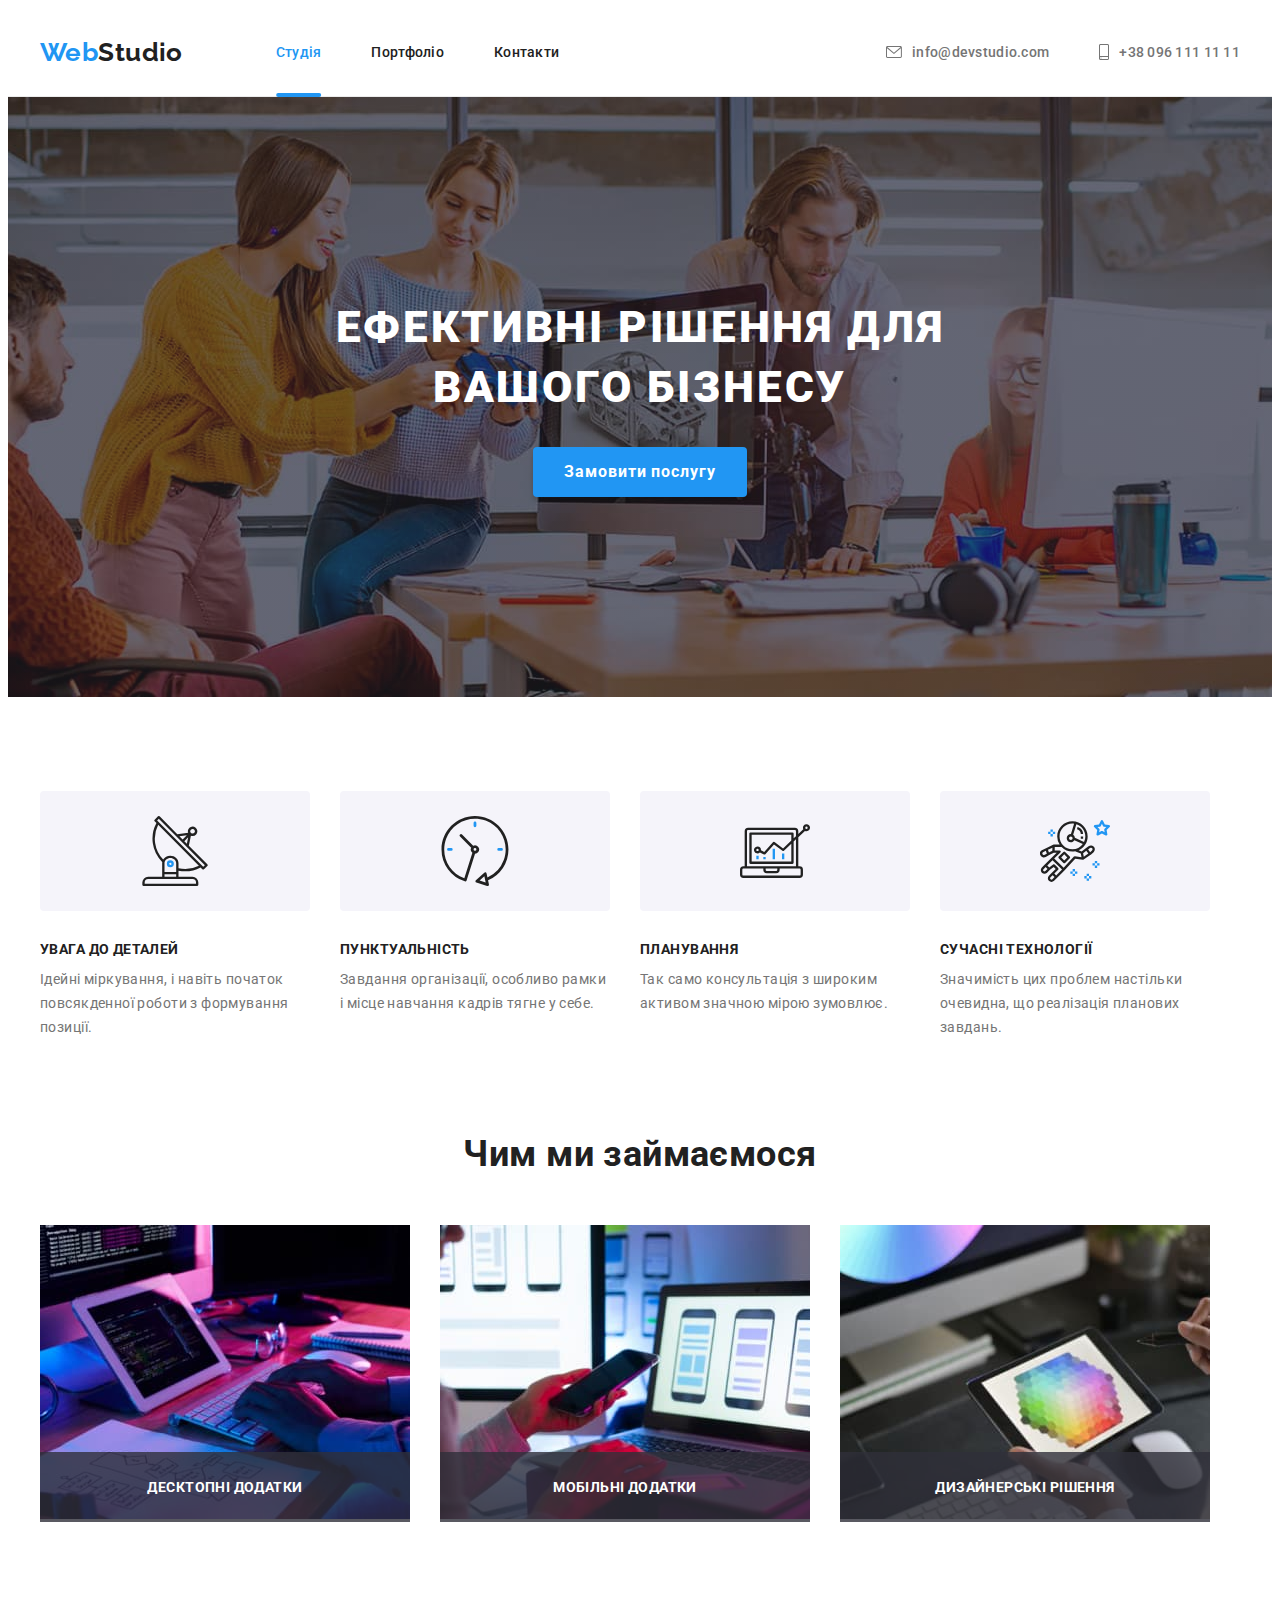
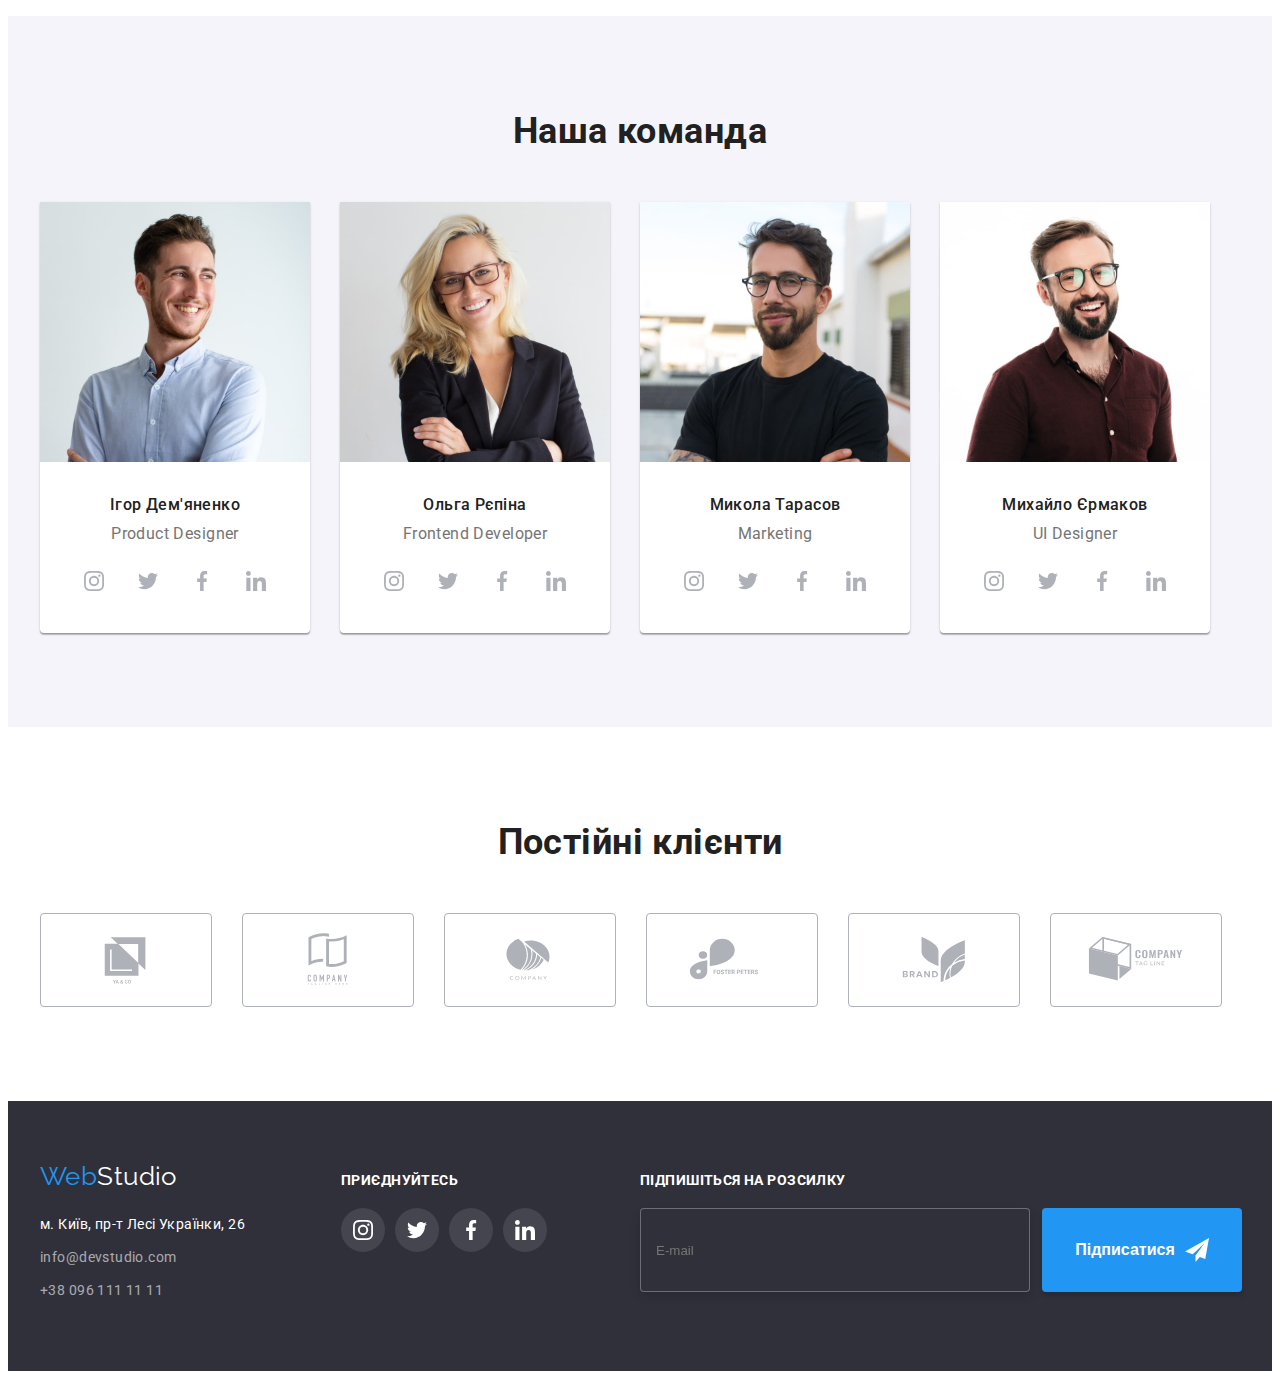
<file: index.html>
<!DOCTYPE html>
<html lang="uk">
  <head>
    <meta charset="UTF-8" />
    <meta http-equiv="X-UA-Compatible" content="IE=edge" />
    <meta name="viewport" content="width=device-width, initial-scale=1.0" />
    <title>WebStudio</title>
    <link rel="preconnect" href="https://fonts.googleapis.com" />
    <link rel="preconnect" href="https://fonts.gstatic.com" crossorigin />
    <link
      href="https://fonts.googleapis.com/css2?family=Montserrat:wght@400;500;600&family=Raleway:wght@700&family=Roboto:wght@400;500;700;900&display=swap"
      rel="stylesheet"
    />
    <!---Modern-normalize---->
    <link
      rel="stylesheet"
      href="https://cdnjs.cloudflare.com/ajax/libs/modern-normalize/1.1.0/modern-normalize.min.css"
      integrity="sha512-wpPYUAdjBVSE4KJnH1VR1HeZfpl1ub8YT/NKx4PuQ5NmX2tKuGu6U/JRp5y+Y8XG2tV+wKQpNHVUX03MfMFn9Q=="
      crossorigin="anonymous"
      referrerpolicy="no-referrer"
    />
    <!----Castom styles---->
    <link rel="stylesheet" href="./css/style.css" />
  </head>
  <body>
    <header class="header">
      <div class="header__overlay container">
        <nav class="nav">
          <a class="header__logo link" href="./index.html" >Web<span class="logo__text">Studio</span></a>
          <ul class="nav__list list">
            <li class="nav__item">
              <a href="./index.html" class="nav__link link alert">Студія</a>
            </li>
            <li class="nav-item"><a href="./portfolio.html" class="nav__link link">Портфоліо</a></li>
            <li class="nav-item"><a href="" class="nav__link link">Контакти</a></li>
          </ul>
        </nav>

        <ul class="nav__list list">
          <li>
            <a href="mailto:info@devstudio.com" class="nav__contact link link"
              ><svg class="header__icon" width="16" height="12">
                <use href="./images/icons.svg#icon-envelope-hover"></use></svg
              >info@devstudio.com</a
            >
          </li>
          <li>
            <a href="tel:+380961111111" class="nav__contact link"
              ><svg class="header__icon" width="10" height="16">
                <use href="./images/icons.svg#icon-smartphone"></use></svg
              >+38 096 111 11 11</a
            >
          </li>
        </ul>
      </div>
    </header>
    <main>

      <section class="hero section">
        <div class="container">
          <h1 class="hero__h">Ефективні рішення для вашого бізнесу</h1>
          <button type="button" class="hero__btn" data-modal-open>Замовити послугу</button>
        </div>
      </section>

      <section class="advantage section">
        <div class="container">
          <h2 hidden>особливості</h2>
          <ul class="advantage__list list">
            <li>
              <div class="advantage__svg">
                <svg class="advantage__icon" width="70" height="70">
                  <use href="./images/icons.svg#icon-antenna-1"></use>
                </svg>
              </div>
              <h3 class="advantage__title">УВАГА ДО ДЕТАЛЕЙ</h3>
              <p class="advantage__text">
                Ідейні міркування, і навіть початок повсякденної роботи з формування позиції.
              </p>
            </li>
            <li>
              <div class="advantage__svg">
                <svg class="advantage__icon" width="70" height="70">
                  <use href="./images/icons.svg#icon-clock-1"></use>
                </svg>
              </div>
              <h3 class="advantage__title">ПУНКТУАЛЬНІСТЬ</h3>
              <p class="advantage__text">
                Завдання організації, особливо рамки і місце навчання кадрів тягне у себе.
              </p>
            </li>
            <li>
              <div class="advantage__svg">
                <svg class="advantage__icon" width="70" height="70">
                  <use href="./images/icons.svg#icon-diagram-1"></use>
                </svg>
              </div>
              <h3 class="advantage__title">ПЛАНУВАННЯ</h3>
              <p class="advantage__text">
                Так само консультація з широким активом значною мірою зумовлює.
              </p>
            </li>
            <li>
              <div class="advantage__svg">
                <svg class="advantage__icon" width="70" height="70">
                  <use href="./images/icons.svg#icon-astronaut-1"></use>
                </svg>
              </div>
              <h3 class="advantage__title">СУЧАСНІ ТЕХНОЛОГІЇ</h3>
              <p class="advantage__text">
                Значимість цих проблем настільки очевидна, що реалізація планових завдань.
              </p>
            </li>
          </ul>
        </div>
      </section>

      <section class="developers section">
        <div class="container">
          <h2 class="developers__title">Чим ми займаємося</h2>
          <ul class="developers__list list">
            <li class="developers__item">
              <img src="./images/box1.jpg" alt="фото1комп" width="370" height="294" />
              <div class="developers__overlay">
                <p class="developers__subtitle">Десктопні додатки</p>
              </div>
            </li>
            <li class="developers__item">
              <img src="./images/box2.jpg" alt="фото2комп+телеф" width="370" height="294" />
              <div class="developers__overlay">
                <p class="developers__subtitle">Мобільні додатки</p>
              </div>
            </li>
            <li class="developers__item">
              <img src="./images/box3.jpg" alt="фото3планшет" width="370" height="294" />
              <div class="developers__overlay">
                <p class="developers__subtitle">Дизайнерські рішення</p>
              </div>
            </li>
          </ul>
        </div>
      </section>

      <section class="team section">
        <div class="container">
          <h2 class="team__title">Наша команда</h2>
          <ul class="team__list list">
            <li class="team__itam">
              <img src="./images/img2.jpg" alt="команда1ч" width="270" height="260" />
              <div class="team__overlay">
                <h3 class="team__subtitle">Ігор Дем'яненко</h3>
                <p class="team__text" lang="en">Product Designer</p>
                <ul class="social__list list">
                  <li class="social__item">
                    <a
                      class="social__link link"
                      href=""
                      target="_blank"
                      rel="noopener noreferrer"
                      aria-label="іконка instagram"
                    >
                      <svg class="social__icon" width="20" height="20">
                        <use href="./images/icons.svg#icon-instagram-2"></use>
                      </svg>
                    </a>
                  </li>
                  <li class="social__item">
                    <a
                      class="social__link link"
                      href=""
                      target="_blank"
                      rel="noopener noreferrer"
                      aria-label="іконка twitter"
                    >
                      <svg class="social__icon" width="20" height="20">
                        <use href="./images/icons.svg#icon-twitter-1"></use>
                      </svg>
                    </a>
                  </li>
                  <li class="social__item">
                    <a
                      class="social__link link"
                      href=""
                      target="_blank"
                      rel="noopener noreferrer"
                      aria-label="іконка facebook"
                    >
                      <svg class="social__icon" width="20" height="20">
                        <use href="./images/icons.svg#icon-facebook-1"></use>
                      </svg>
                    </a>
                  </li>
                  <li class="social__item">
                    <a
                      class="social__link link"
                      href=""
                      target="_blank"
                      rel="noopener noreferrer"
                      aria-label="іконка linkedin"
                    >
                      <svg class="social__icon" width="20" height="20">
                        <use href="./images/icons.svg#icon-linkedin-1"></use>
                      </svg>
                    </a>
                  </li>
                </ul>
              </div>
            </li>
            <li class="team__itam">
              <img src="./images/img1.jpg" alt="комана2ж" width="270" height="260" />
              <div class="team__overlay">
                <h3 class="team__subtitle">Ольга Рєпіна</h3>
                <p class="team__text" lang="en">Frontend Developer</p>
                <ul class="social__list list">
                  <li class="social__item">
                    <a
                      class="social__link link"
                      href=""
                      target="_blank"
                      rel="noopener noreferrer"
                      aria-label="іконка instagram"
                    >
                      <svg class="social__icon" width="20" height="20">
                        <use href="./images/icons.svg#icon-instagram-2"></use>
                      </svg>
                    </a>
                  </li>
                  <li class="social__item">
                    <a
                      class="social__link link"
                      href=""
                      target="_blank"
                      rel="noopener noreferrer"
                      aria-label="іконка twitter"
                    >
                      <svg class="social__icon" width="20" height="20">
                        <use href="./images/icons.svg#icon-twitter-1"></use>
                      </svg>
                    </a>
                  </li>
                  <li class="social__item">
                    <a
                      class="social__link link"
                      href=""
                      target="_blank"
                      rel="noopener noreferrer"
                      aria-label="іконка facebook"
                    >
                      <svg class="social__icon" width="20" height="20">
                        <use href="./images/icons.svg#icon-facebook-1"></use>
                      </svg>
                    </a>
                  </li>
                  <li class="social__item">
                    <a
                      class="social__link link"
                      href=""
                      target="_blank"
                      rel="noopener noreferrer"
                      aria-label="іконка linkedin"
                    >
                      <svg class="social__icon" width="20" height="20">
                        <use href="./images/icons.svg#icon-linkedin-1"></use>
                      </svg>
                    </a>
                  </li>
                </ul>
              </div>
            </li>
            <li class="team__itam">
              <img src="./images/img3.jpg" alt="команда3ч" width="270" height="260" />
              <div class="team__overlay">
                <h3 class="team__subtitle">Микола Тарасов</h3>
                <p class="team__text" lang="en">Marketing</p>
                <ul class="social__list list">
                  <li class="social__item">
                    <a
                      class="social__link link"
                      href=""
                      target="_blank"
                      rel="noopener noreferrer"
                      aria-label="іконка instagram"
                    >
                      <svg class="social__icon" width="20" height="20">
                        <use href="./images/icons.svg#icon-instagram-2"></use>
                      </svg>
                    </a>
                  </li>
                  <li class="social__item">
                    <a
                      class="social__link link"
                      href=""
                      target="_blank"
                      rel="noopener noreferrer"
                      aria-label="іконка twitter"
                    >
                      <svg class="social__icon" width="20" height="20">
                        <use href="./images/icons.svg#icon-twitter-1"></use>
                      </svg>
                    </a>
                  </li>
                  <li class="social__item">
                    <a
                      class="social__link link"
                      href=""
                      target="_blank"
                      rel="noopener noreferrer"
                      aria-label="іконка facebook"
                    >
                      <svg class="social__icon" width="20" height="20">
                        <use href="./images/icons.svg#icon-facebook-1"></use>
                      </svg>
                    </a>
                  </li>
                  <li class="social__item">
                    <a
                      class="social__link link"
                      href=""
                      target="_blank"
                      rel="noopener noreferrer"
                      aria-label="іконка linkedin"
                    >
                      <svg class="social__icon" width="20" height="20">
                        <use href="./images/icons.svg#icon-linkedin-1"></use>
                      </svg>
                    </a>
                  </li>
                </ul>
              </div>
            </li>
            <li class="team__itam">
              <img src="./images/img.jpg" alt="команда4ч" width="270" height="260" />
              <div class="team__overlay">
                <h3 class="team__subtitle">Михайло Єрмаков</h3>
                <p class="team__text" lang="en">UI Designer</p>
                <ul class="social__list list">
                  <li class="social-item">
                    <a
                      class="social__link"
                      href=""
                      target="_blank"
                      rel="noopener noreferrer"
                      aria-label="іконка instagram"
                    >
                      <svg class="social__icon" width="20" height="20">
                        <use href="./images/icons.svg#icon-instagram-2"></use>
                      </svg>
                    </a>
                  </li>
                  <li class="social__item">
                    <a
                      class="social__link link"
                      href=""
                      target="_blank"
                      rel="noopener noreferrer"
                      aria-label="іконка twitter"
                    >
                      <svg class="social__icon" width="20" height="20">
                        <use href="./images/icons.svg#icon-twitter-1"></use>
                      </svg>
                    </a>
                  </li>
                  <li class="social__item">
                    <a
                      class="social__link link"
                      href=""
                      target="_blank"
                      rel="noopener noreferrer"
                      aria-label="іконка facebook"
                    >
                      <svg class="social__icon" width="20" height="20">
                        <use href="./images/icons.svg#icon-facebook-1"></use>
                      </svg>
                    </a>
                  </li>
                  <li class="social__item">
                    <a
                      class="social__link link"
                      href=""
                      target="_blank"
                      rel="noopener noreferrer"
                      aria-label="іконка linkedin"
                    >
                      <svg class="social__icon" width="20" height="20">
                        <use href="./images/icons.svg#icon-linkedin-1"></use>
                      </svg>
                    </a>
                  </li>
                </ul>
              </div>
            </li>
          </ul>
        </div>
      </section>
      
      <section class="client">
        <div class="container">
          <h2 class="client__title">Постійні клієнти</h2>
          <ul class="client__list list">
            <li class="client__item">
              <a
                href=""
                class=client__link link"
                target="_blank"
                rel="noopener noreferrer"
                aria-label="іконка YA & CO"
                ><svg class="client__icon" width="106" height="60">
                  <use href="./images/icons.svg#icon-Logo-1"></use></svg
              ></a>
            </li>
            <li class="item">
              <a
                href=""
                class="client__link link"
                target="_blank"
                rel="noopener noreferrer"
                aria-label="іконка company"
                ><svg class="client__icon" width="106" height="60">
                  <use href="./images/icons.svg#icon-Logo-2"></use></svg
              ></a>
            </li>
            <li class="item">
              <a
                href=""
                class="client__link link"
                target="_blank"
                rel="noopener noreferrer"
                aria-label="іконка company"
                ><svg class="client__icon" width="106" height="60">
                  <use href="./images/icons.svg#icon-Logo-3"></use></svg
              ></a>
            </li>
            <li class="item">
              <a
                href=""
                class="client__link link"
                target="_blank"
                rel="noopener noreferrer"
                aria-label="іконка FOSTER PETERS"
                ><svg class="client__icon" width="106" height="60">
                  <use href="./images/icons.svg#icon-Logo-4"></use></svg
              ></a>
            </li>
            <li class="item">
              <a
                href=""
                class="client__link link"
                target="_blank"
                rel="noopener noreferrer"
                aria-label="іконка brand"
                ><svg class="client__icon" width="106" height="60">
                  <use href="./images/icons.svg#icon-Logo-5"></use></svg
              ></a>
            </li>
            <li class="item">
              <a
                href=""
                class="client__link link"
                target="_blank"
                rel="noopener noreferrer"
                aria-label="іконка company"
                ><svg class="client__icon" width="106" height="60">
                  <use href="./images/icons.svg#icon-Logo-6"></use></svg
              ></a>
            </li>
          </ul>
        </div>
      </section>
    </main>

    <footer class="footer">
      <div class="container footer-container">
        <div class="footer-left-container">
          <a class="footer-logo link" href="./index.html"
            >Web<span class="logo-footer">Studio</span></a
          >
          <address>
            <ul class="list list-footer">
              <li class="footre-items">
                <a
                  class="contact-gps link"
                  href="https://www.google.com/maps/place/%D0%B1%D1%83%D0%BB.+%D0%9B%D0%B5%D1%81%D0%B8+%D0%A3%D0%BA%D1%80%D0%B0%D0%B8%D0%BD%D0%BA%D0%B8,+26,+%D0%9A%D0%B8%D0%B5%D0%B2,+02000/@50.4265807,30.5361971,17z/data=!3m1!4b1!4m5!3m4!1s0x40d4cf0e033ecbe9:0x57a4dffefec77da0!8m2!3d50.4265807!4d30.5383858"
                  target="_blank"
                  rel="noopener noreferrer"
                  >м. Київ, пр-т Лесі Українки, 26</a
                >
              </li>
              <li class="footre-items">
                <a href="mailto:info@devstudio.com" class="contact-link link">info@devstudio.com</a>
              </li>
              <li class="footre-items">
                <a href="tel:+380961111111" class="contact-link link">+38 096 111 11 11</a>
              </li>
            </ul>
          </address>
        </div>
        <div class="footer-nav">
          <p class="text">ПРИЄДНУЙТЕСЬ</p>
          <ul class="list footer-social">
            <li class="social-box">
              <a
                class="social-nav link"
                href=""
                target="_blank"
                rel="noopener noreferrer"
                aria-label="іконка instagram"
              >
                <svg class="footer-team-icon" width="20" height="20">
                  <use href="./images/icons.svg#icon-instagram-2"></use>
                </svg>
              </a>
            </li>
            <li class="social-box">
              <a
                class="social-nav link"
                href=""
                target="_blank"
                rel="noopener noreferrer"
                aria-label="іконка twitter"
              >
                <svg class="footer-team-icon" width="20" height="20">
                  <use href="./images/icons.svg#icon-twitter-1"></use>
                </svg>
              </a>
            </li>
            <li class="social-box">
              <a
                class="social-nav link"
                href=""
                target="_blank"
                rel="noopener noreferrer"
                aria-label="іконка facebook"
              >
                <svg class="footer-team-icon" width="20" height="20">
                  <use href="./images/icons.svg#icon-facebook-1"></use>
                </svg>
              </a>
            </li>
            <li class="social-box">
              <a
                class="social-nav link"
                href=""
                target="_blank"
                rel="noopener noreferrer"
                aria-label="іконка linkedin"
              >
                <svg class="footer-team-icon" width="20" height="20">
                  <use href="./images/icons.svg#icon-linkedin-1"></use>
                </svg>
              </a>
            </li>
          </ul>
        </div>
        <div class="footer-form-nav">
          <p class="footer-form-text">Підпишіться на розсилку</p>
          <form class="footer-form-box">
            <input
              class="footer-form-mail"
              type="email"
              name="user_mail"
              id="user_email"
              placeholder="E-mail"
            />
            <button class="footer-form-btn" type="submit">
              Підписатися
              <svg class="footer-form-icon" width="24" height="24">
                <use href="./images/icons.svg#icon-send-fly"></use>
              </svg>
            </button>
          </form>
        </div>
      </div>
    </footer>

    <!---Modal-windov-->
    <div class="backdrop is-hidden" data-modal>
      <div class="modal">
        <button class="modal-btn" data-modal-close>
          <svg class="icon-modal" width="18" height="18">
            <use href="./images/icons.svg#icon-close-black"></use>
          </svg>
        </button>
        <strong class="modal-label">Залиште свої дані, ми вам передзвонимо</strong>
        <form class="modal-form" name="modal_form">
          <div class="modal-form-group" role="group">
            <label class="modal-form-label" for="user_name">Ім'я</label>
            <div class="modal-form-wrapper">
              <input class="modal-form-field" type="text" name="user_name" id="user_name" />
              <svg class="modal-form-icon" width="18" height="18">
                <use href="./images/icons.svg#icon-person-black-18dp-1"></use>
              </svg>
            </div>

            <label class="modal-form-label" for="user_phone">Телефон</label>
            <div class="modal-form-wrapper">
              <input class="modal-form-field" type="tel" name="user_phone" id="user_phone" />
              <svg class="modal-form-icon" width="18" height="18">
                <use href="./images/icons.svg#icon-phone-black-18dp-1"></use>
              </svg>
            </div>

            <label class="modal-form-label" for="user_email">Пошта</label>
            <div class="modal-form-wrapper">
              <input class="modal-form-field" type="email" name="user_email" id="user_email" />
              <svg class="modal-form-icon" width="18" height="18">
                <use href="./images/icons.svg#icon-email-black-18dp-1"></use>
              </svg>
            </div>

            <label class="modal-form-label" for="user_message">Коментар</label>
            <textarea
              class="modal-form-message"
              name="user_message"
              id="user_message"
              rows="6"
              placeholder="Введіть текст"
            ></textarea>
          </div>

          <div class="modal-form-agreement" role="group">
            <input
              class="modal-form-checkbox"
              type="checkbox"
              name="user_agreemen"
              id="user_agreement"
            />
            <label class="modal-form-agreement-desc" for="user_agreement"
              >Погоджуюся з розсилкою та приймаю
              <a class="modal-form-agreement-link" href=""> Умови договору</a></label
            >
          </div>
          <button class="modal-form-btn" type="submit">Відправити</button>
        </form>
      </div>
    </div>
    <script src="./js/modal.js"></script>
  </body>
</html>
</file>
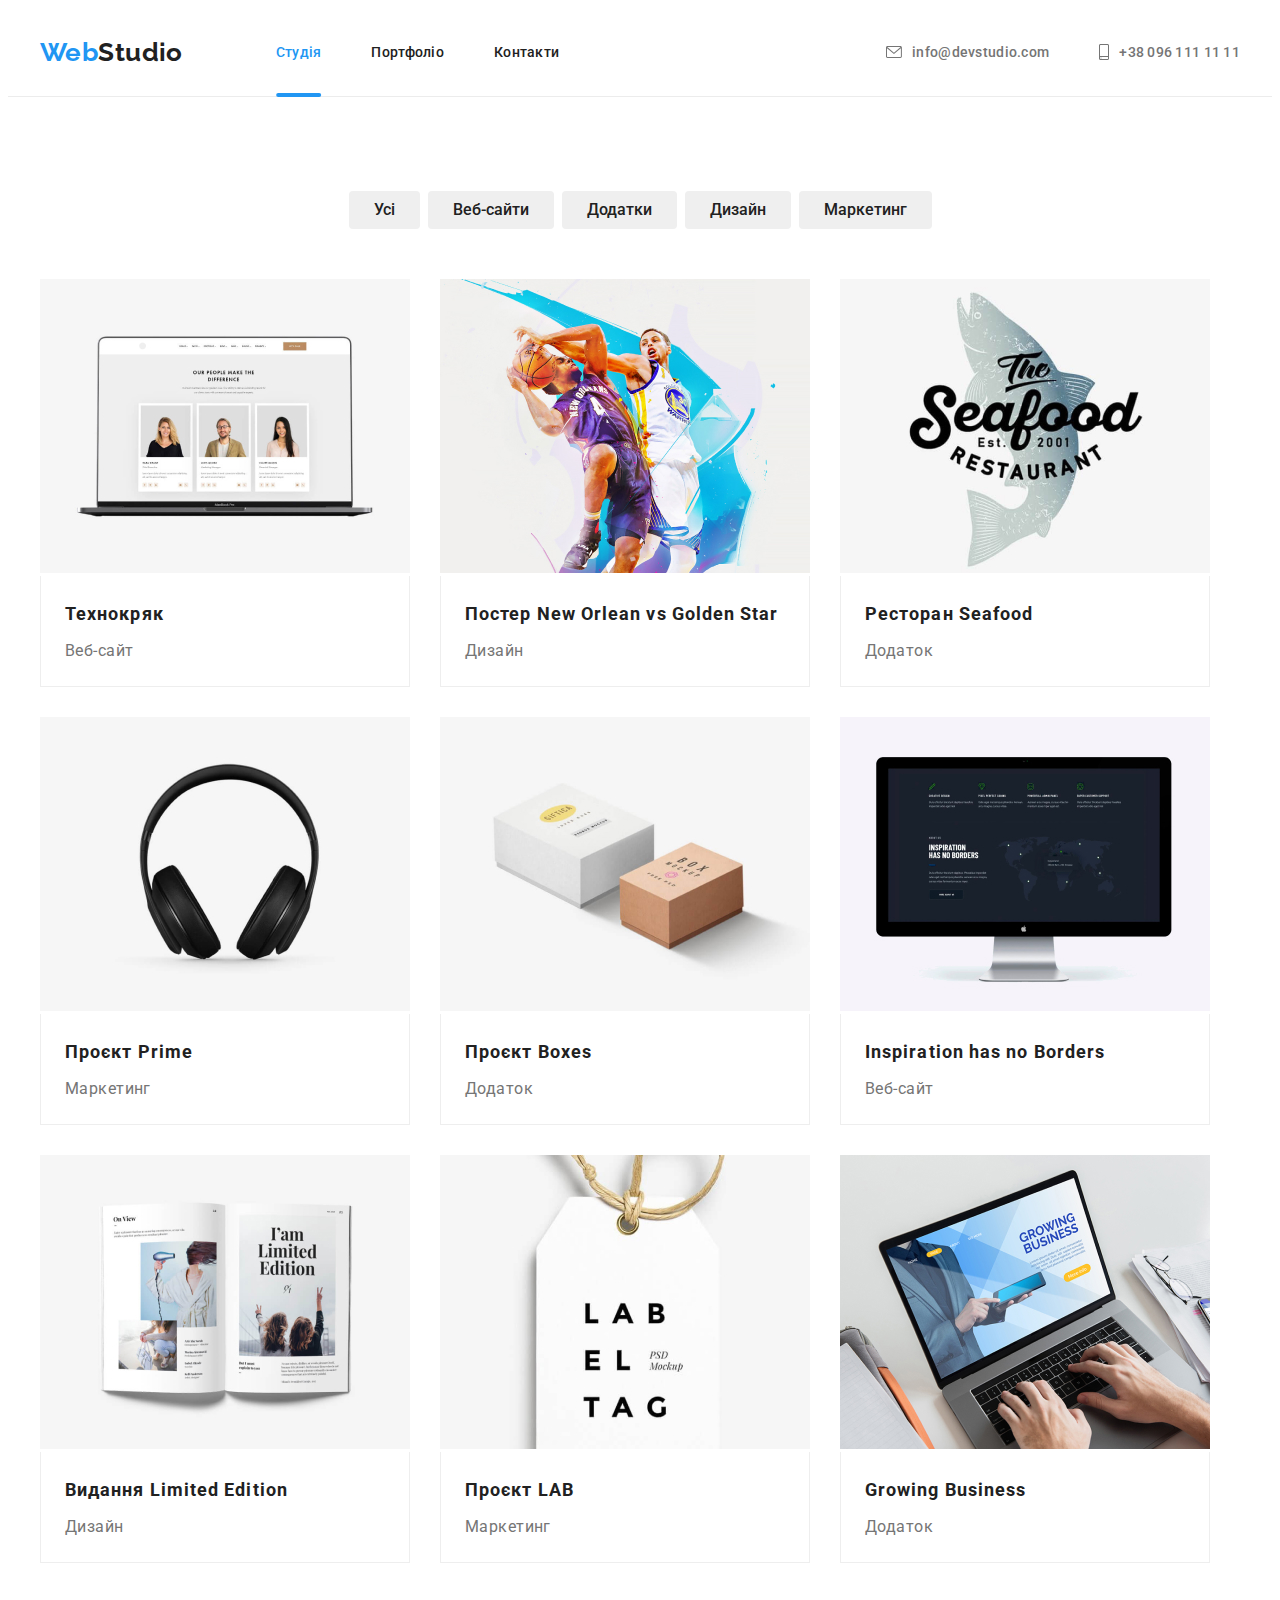
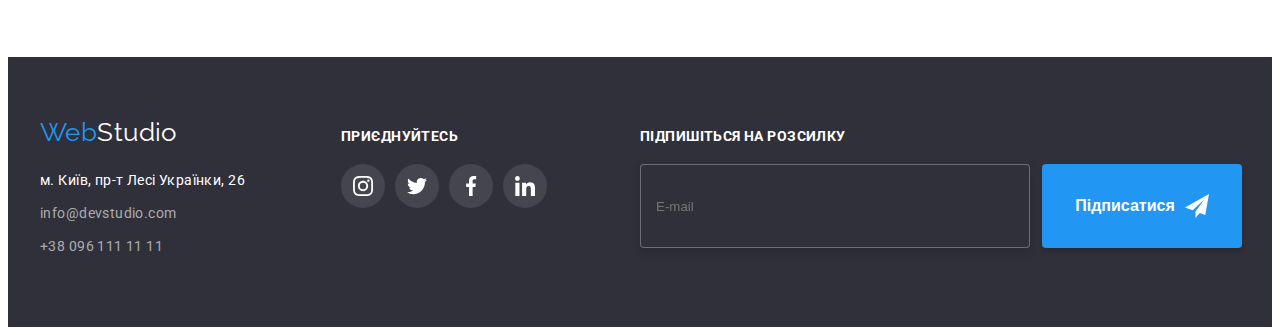
<file: portfolio.html>
<!DOCTYPE html>
<html lang="uk">
  <head>
    <meta charset="UTF-8" />
    <meta http-equiv="X-UA-Compatible" content="IE=edge" />
    <meta name="viewport" content="width=device-width, initial-scale=1.0" />
    <title>WebStudio</title>
    <link rel="preconnect" href="https://fonts.googleapis.com" />
    <link rel="preconnect" href="https://fonts.gstatic.com" crossorigin />
    <link
      href="https://fonts.googleapis.com/css2?family=Montserrat:wght@400;500;600&family=Raleway:wght@700&family=Roboto:wght@400;500;700;900&display=swap"
      rel="stylesheet"
    />
    <!---Modern-normalize---->
    <link
      rel="stylesheet"
      href="https://cdnjs.cloudflare.com/ajax/libs/modern-normalize/1.1.0/modern-normalize.min.css"
      integrity="sha512-wpPYUAdjBVSE4KJnH1VR1HeZfpl1ub8YT/NKx4PuQ5NmX2tKuGu6U/JRp5y+Y8XG2tV+wKQpNHVUX03MfMFn9Q=="
      crossorigin="anonymous"
      referrerpolicy="no-referrer"
    />
    <!----Castom styles---->
    <link rel="stylesheet" href="./css/style.css" />
  </head>
  <body>
    <header class="header">
      <div class="header__overlay container">
        <nav class="nav">
          <a class="header__logo link" href="./index.html"
            >Web<span class="logo__text">Studio</span></a
          >
          <ul class="nav__list list">
            <li class="nav__item">
              <a href="./index.html" class="nav__link link alert">Студія</a>
            </li>
            <li class="nav-item">
              <a href="./portfolio.html" class="nav__link link">Портфоліо</a>
            </li>
            <li class="nav-item"><a href="" class="nav__link link">Контакти</a></li>
          </ul>
        </nav>

        <ul class="nav__list list">
          <li>
            <a href="mailto:info@devstudio.com" class="nav__contact link link"
              ><svg class="header__icon" width="16" height="12">
                <use href="./images/icons.svg#icon-envelope-hover"></use></svg
              >info@devstudio.com</a
            >
          </li>
          <li>
            <a href="tel:+380961111111" class="nav__contact link"
              ><svg class="header__icon" width="10" height="16">
                <use href="./images/icons.svg#icon-smartphone"></use></svg
              >+38 096 111 11 11</a
            >
          </li>
        </ul>
      </div>
    </header>
    <main>
      <section class="section">
        <div class="container">
          <h1 hidden>Портфоліо</h1>
          <ul class="portfolio-list list">
            <li><button type="button" class="portfolio-btn">Усі</button></li>
            <li><button type="button" class="portfolio-btn">Веб-сайти</button></li>
            <li><button type="button" class="portfolio-btn">Додатки</button></li>
            <li><button type="button" class="portfolio-btn">Дизайн</button></li>
            <li><button type="button" class="portfolio-btn">Маркетинг</button></li>
          </ul>

          <ul class="progecr-list list">
            <li class="progect-item">
              <a class="progect-box" href="">
                <div class="team-thumb">
                  <img src="./images/hw1.jpg" alt="фото1" />
                  <div class="overlay">
                    <p class="overlay-teax">
                      Ресурс пропонує комплексні пропозиції з різним рівнем функціоналу та сервісів.
                      Все це дозволить відвідувачу отримати вичерпні відомості про компанію чи
                      приватну особу.
                    </p>
                  </div>
                </div>
                <div class="progecr-list-text">
                  <h2 class="project-title">Технокряк</h2>
                  <p class="project-teax">Веб-сайт</p>
                </div>
              </a>
            </li>
            <li>
              <a class="progect-box" href="">
                <img src="./images/hw2.jpg" alt="фото2" />
                <div class="progecr-list-text">
                  <h2 class="project-title">Постер New Orlean vs Golden Star</h2>
                  <p class="project-teax">Дизайн</p>
                </div>
              </a>
            </li>
            <li>
              <a class="progect-box" href="">
                <img src="./images/hw3.jpg" alt="фото3" />
                <div class="progecr-list-text">
                  <h2 class="project-title">Ресторан Seafood</h2>
                  <p class="project-teax">Додаток</p>
                </div>
              </a>
            </li>
            <li>
              <a class="progect-box" href="">
                <img src="./images/hw4.jpg" alt="фото4" />
                <div class="progecr-list-text">
                  <h2 class="project-title">Проєкт Prime</h2>
                  <p class="project-teax">Маркетинг</p>
                </div>
              </a>
            </li>
            <li>
              <a class="progect-box" href="">
                <img src="./images/hw5.jpg" alt="фото5" />
                <div class="progecr-list-text">
                  <h2 class="project-title">Проєкт Boxes</h2>
                  <p class="project-teax">Додаток</p>
                </div>
              </a>
            </li>
            <li>
              <a class="progect-box" href="">
                <img src="./images/hw6.jpg" alt="фото6" />
                <div class="progecr-list-text">
                  <h2 class="project-title" lang="en">Inspiration has no Borders</h2>
                  <p class="project-teax">Веб-сайт</p>
                </div>
              </a>
            </li>
            <li>
              <a class="progect-box" href="">
                <img src="./images/hw7.jpg" alt="фото7" />
                <div class="progecr-list-text">
                  <h2 class="project-title">Видання Limited Edition</h2>
                  <p class="project-teax">Дизайн</p>
                </div>
              </a>
            </li>
            <li>
              <a class="progect-box" href="">
                <img src="./images/hw8.jpg" alt="фото8" />
                <div class="progecr-list-text">
                  <h2 class="project-title">Проєкт LAB</h2>
                  <p class="project-teax">Маркетинг</p>
                </div>
              </a>
            </li>
            <li>
              <a class="progect-box" href="">
                <img src="./images/hw9.jpg" alt="фото9" />
                <div class="progecr-list-text">
                  <h2 class="project-title" lang="en">Growing Business</h2>
                  <p class="project-teax">Додаток</p>
                </div>
              </a>
            </li>
          </ul>
        </div>
      </section>
    </main>

    <footer class="footer">
      <div class="container footer-container">
        <div class="footer-left-container">
          <a class="footer-logo link" href="./index.html"
            >Web<span class="logo-footer">Studio</span></a
          >
          <address>
            <ul class="list list-footer">
              <li class="footre-items">
                <a
                  class="contact-gps link"
                  href="https://www.google.com/maps/place/%D0%B1%D1%83%D0%BB.+%D0%9B%D0%B5%D1%81%D0%B8+%D0%A3%D0%BA%D1%80%D0%B0%D0%B8%D0%BD%D0%BA%D0%B8,+26,+%D0%9A%D0%B8%D0%B5%D0%B2,+02000/@50.4265807,30.5361971,17z/data=!3m1!4b1!4m5!3m4!1s0x40d4cf0e033ecbe9:0x57a4dffefec77da0!8m2!3d50.4265807!4d30.5383858"
                  target="_blank"
                  rel="noopener noreferrer"
                  >м. Київ, пр-т Лесі Українки, 26</a
                >
              </li>
              <li class="footre-items">
                <a href="mailto:info@devstudio.com" class="contact-link link">info@devstudio.com</a>
              </li>
              <li class="footre-items">
                <a href="tel:+380961111111" class="contact-link link">+38 096 111 11 11</a>
              </li>
            </ul>
          </address>
        </div>
        <div class="footer-nav">
          <p class="text">ПРИЄДНУЙТЕСЬ</p>
          <ul class="list footer-social">
            <li class="social-box">
              <a
                class="social-nav link"
                href=""
                target="_blank"
                rel="noopener noreferrer"
                aria-label="іконка instagram"
              >
                <svg class="footer-team-icon" width="20" height="20">
                  <use href="./images/icons.svg#icon-instagram-2"></use>
                </svg>
              </a>
            </li>
            <li class="social-box">
              <a
                class="social-nav link"
                href=""
                target="_blank"
                rel="noopener noreferrer"
                aria-label="іконка twitter"
              >
                <svg class="footer-team-icon" width="20" height="20">
                  <use href="./images/icons.svg#icon-twitter-1"></use>
                </svg>
              </a>
            </li>
            <li class="social-box">
              <a
                class="social-nav link"
                href=""
                target="_blank"
                rel="noopener noreferrer"
                aria-label="іконка facebook"
              >
                <svg class="footer-team-icon" width="20" height="20">
                  <use href="./images/icons.svg#icon-facebook-1"></use>
                </svg>
              </a>
            </li>
            <li class="social-box">
              <a
                class="social-nav link"
                href=""
                target="_blank"
                rel="noopener noreferrer"
                aria-label="іконка linkedin"
              >
                <svg class="footer-team-icon" width="20" height="20">
                  <use href="./images/icons.svg#icon-linkedin-1"></use>
                </svg>
              </a>
            </li>
          </ul>
        </div>
        <div class="footer-form-nav">
          <p class="footer-form-text">Підпишіться на розсилку</p>
          <form class="footer-form-box">
            <input
              class="footer-form-mail"
              type="email"
              name="user_mail"
              id="user_email"
              placeholder="E-mail"
            />
            <button class="footer-form-btn" type="submit">
              Підписатися
              <svg class="footer-form-icon" width="24" height="24">
                <use href="./images/icons.svg#icon-send-fly"></use>
              </svg>
            </button>
          </form>
        </div>
      </div>
    </footer>

    <!---Modal-windov-->
    <div class="backdrop is-hidden" data-modal>
      <div class="modal">
        <button class="modal-btn" data-modal-close>
          <svg class="icon-modal" width="18" height="18">
            <use href="./images/icons.svg#icon-close-black"></use>
          </svg>
        </button>
        <strong class="modal-label">Залиште свої дані, ми вам передзвонимо</strong>
        <form class="modal-form" name="modal_form">
          <div class="modal-form-group" role="group">
            <label class="modal-form-label" for="user_name">Ім'я</label>
            <div class="modal-form-wrapper">
              <input class="modal-form-field" type="text" name="user_name" id="user_name" />
              <svg class="modal-form-icon" width="18" height="18">
                <use href="./images/icons.svg#icon-person-black-18dp-1"></use>
              </svg>
            </div>

            <label class="modal-form-label" for="user_phone">Телефон</label>
            <div class="modal-form-wrapper">
              <input class="modal-form-field" type="tel" name="user_phone" id="user_phone" />
              <svg class="modal-form-icon" width="18" height="18">
                <use href="./images/icons.svg#icon-phone-black-18dp-1"></use>
              </svg>
            </div>

            <label class="modal-form-label" for="user_email">Пошта</label>
            <div class="modal-form-wrapper">
              <input class="modal-form-field" type="email" name="user_email" id="user_email" />
              <svg class="modal-form-icon" width="18" height="18">
                <use href="./images/icons.svg#icon-email-black-18dp-1"></use>
              </svg>
            </div>

            <label class="modal-form-label" for="user_message">Коментар</label>
            <textarea
              class="modal-form-message"
              name="user_message"
              id="user_message"
              rows="6"
              placeholder="Введіть текст"
            ></textarea>
          </div>

          <div class="modal-form-agreement" role="group">
            <input
              class="modal-form-checkbox"
              type="checkbox"
              name="user_agreemen"
              id="user_agreement"
            />
            <label class="modal-form-agreement-desc" for="user_agreement"
              >Погоджуюся з розсилкою та приймаю
              <a class="modal-form-agreement-link" href=""> Умови договору</a></label
            >
          </div>
          <button class="modal-form-btn" type="submit">Відправити</button>
        </form>
      </div>
    </div>
    <script src="./js/modal.js"></script>
  </body>
</html>
</file>
<file: css/style.css>
:root {
  --link-focus-color: #2196f3;
  --text-paragraf-color: #757575;
  --text-fon-white-color: #ffffff;
  --text-title-color: #212121;
  --background-btn-color: #188ce8;

  --indent: 30px;
  --items: 3;
}

body {
  font-family: 'Roboto', sans-serif;
  font-size: 14px;
  background-color: var(--text-fon-white-color);
  color: var(--text-title-color);
  letter-spacing: 0.03em;
}
/* ------------------card set---------------- */
.card-set {
  display: flex;
  flex-wrap: wrap;
  gap: var(--indent);
}
.card-set-indent {
  flex-basis: calc((100% - var(--indent) * (var(--items) - 1)) / var(--items));
}

/* ------------------reset start---------------- */
h1,
h2,
h3,
h4,
h5,
h6,
p,
ul {
  margin: 0;
}
.list {
  list-style: none;
  margin: 0;
  padding: 0;
}

.link {
  text-decoration: none;
  color: currentColor;
}
.img {
  display: block;
  max-width: 100%;
  height: auto;
}
.container {
  width: 1200px;
  padding: 0 15px;
  margin: 0 auto;
}
.section {
  padding-top: 94px;
  padding-bottom: 94px;
}

/* ------------------reset end---------------- */

/* ------------------HAEDER---------------- */
.header {
  border-bottom: 1px solid #ececec;
}

.header__overlay {
  align-items: center;
  display: flex;
  justify-content: space-between;
}

.nav {
  display: flex;
  align-items: center;
}

.nav__list {
  display: flex;
  gap: 50px;
}

.header__logo {
  margin-right: 93px;
  font-family: 'Raleway';
  font-weight: 700;
  font-size: 26px;
  line-height: calc(16 / 12);
  color: var(--link-focus-color);
}

.logo__text {
  color: var(--text-title-color);
}
.nav__item {
  font-weight: 500;
  line-height: 1.33;
  letter-spacing: 0.02em;
  color: var(--text-title-color);
}
.nav__link {
  position: relative;
  display: block;
  padding-top: 32px;
  padding-bottom: 32px;
  font-weight: 500;
  line-height: 1.33;
  letter-spacing: 0.02em;
  color: var(--text-title-color);
  transition-property: color;
  transition-duration: 250ms;
  transition-timing-function: cubic-bezier(0.4, 0, 0.2, 1);
}
.alert {
  color: var(--link-focus-color);
}
.nav__link::after {
  content: '';
  position: absolute;
  transform: translateX(-50%) scaleX(0.3);
  left: 50%;

  display: block;
  width: 100%;
  height: 4px;
  border-radius: 2px;
  bottom: -4px;

  background: var(--link-focus-color);
  opacity: 0;
  transition-property: color;
  transition-duration: 250ms;
  transition-timing-function: cubic-bezier(0.4, 0, 0.2, 1);
}
.nav__link:hover,
.nav__link:focus {
  color: var(--link-focus-color);
}
.nav__link:hover:after,
.nav__link:focus:after {
  transform: translateX(-50%) scaleX(1);
  opacity: 1;
}
.nav__contact {
  display: flex;
  align-items: center;
  font-weight: 500;
  line-height: calc(24 / 14);
  letter-spacing: 0.02em;
  text-decoration: none;
  color: var(--text-paragraf-color);
  padding-top: 32px;
  padding-bottom: 32px;
  transition-property: color;
  transition-duration: 250ms;
  transition-timing-function: cubic-bezier(0.4, 0, 0.2, 1);
}

.nav__contact:hover,
.nav__contact:focus {
  color: var(--link-focus-color);
}
.alert::after {
  color: var(--link-focus-color);

  position: absolute;
  transform: translateX(-50%);
  left: 50%;

  display: block;
  width: 100%;
  height: 4px;
  border-radius: 2px;
  bottom: -4px;

  background: var(--link-focus-color);
  opacity: 1;
}
.header__icon {
  margin-right: 10px;
  fill: currentColor;
}
/* ------------------HAEDER---------------- */

/* ------------------hero---------------- */
.hero {
  padding-top: 200px;
  padding-bottom: 200px;
  background-image: linear-gradient(to right, rgba(47, 48, 58, 0.4), rgba(47, 48, 58, 0.4)),
    url(../images/Img\ 10.jpg);
  background-position: center;
  background-repeat: no-repeat;
  background-color: rgba(47, 48, 58, 0.4);
  max-width: 1600px;
  margin: 0 auto;
}
.hero__h {
  margin: 0 auto;
  text-align: center;
  width: 696px;
  margin-bottom: 30px;
  font-weight: 900;
  font-size: 44px;
  line-height: calc(60 / 44);
  text-align: center;
  letter-spacing: 0.06em;
  text-transform: uppercase;
  color: var(--text-fon-white-color);
}
.hero__btn {
  display: block;
  margin: 0 auto;
  align-items: center;
  padding: 5px 31px;
  font-family: inherit;
  font-weight: 700;
  font-size: 16px;
  line-height: calc(30 / 12);
  letter-spacing: 0.06em;
  color: var(--text-fon-white-color);
  cursor: pointer;
  background-color: var(--link-focus-color);
  box-shadow: 0px 4px 4px rgba(0, 0, 0, 0.15);
  border-radius: 4px;
  border: none;
  cursor: pointer;
}

/* ------------------hero---------------- */

/* ------------------advantage---------------- */

.advantage {
  padding-bottom: 0px;
}
.advantage__list {
  display: flex;
  gap: 30px;
}
.advantage__title {
  margin-bottom: 10px;
  width: 270px;
  line-height: calc(16 / 14);
  text-transform: uppercase;
  font-size: 14px;
  color: var(--text-title-color);
}
.advantage__text {
  width: 270px;
  line-height: calc(24 / 14);
  color: var(--text-paragraf-color);
}
.advantage__svg {
  display: flex;
  justify-content: center;
  align-items: center;
  height: 120px;
  margin-bottom: 30px;
  background: #f5f4fa;
  border-radius: 4px;
}

/* ------------------advantage---------------- */

/* -----------------developers---------------- */

.developers__list {
  display: flex;
  gap: 30px;
}
.developers__title {
  margin-bottom: 50px;
  font-size: 36px;
  line-height: calc(42 / 36);
  text-align: center;
  color: var(--text-title-color);
}
.developers__item {
  position: relative;
}
.developers__overlay {
  position: absolute;
  width: 100%;
  height: 70px;
  bottom: 0;

  background: rgba(47, 48, 58, 0.8);
}
.developers__subtitle {
  padding-top: 27px;
  padding-bottom: 27px;
  font-weight: 700;
  font-size: 14px;
  line-height: calc(16 / 14);
  text-align: center;
  text-transform: uppercase;
  color: var(--text-fon-white-color);
}
/* ------------------developers---------------- */

/* ------------------team ---------------- */
.team {
  background: #f5f4fa;
}
.team__title {
  margin-bottom: 50px;
  font-size: 36px;
  line-height: calc(42 / 36);
  text-align: center;
  color: var(--text-title-color);
}
.team__list {
  display: flex;
  gap: 30px;
}
.team__itam {
  background: var(--text-fon-white-color);

  box-shadow: 0px 1px 3px rgba(0, 0, 0, 0.12), 0px 1px 1px rgba(0, 0, 0, 0.14),
    0px 2px 1px rgba(0, 0, 0, 0.2);
  border-radius: 0px 0px 4px 4px;
}
.team__overlay {
  padding-top: 30px;
  padding-bottom: 30px;
}
.team__subtitle {
  margin-bottom: 10px;
  justify-content: center;
  font-weight: 500;
  font-size: 16px;
  line-height: calc(19 / 16);
  text-align: center;
  color: var(--text-title-color);
}
.team__text {
  justify-content: center;
  font-size: 16px;
  line-height: calc(19 / 16);
  text-align: center;
  color: var(--text-paragraf-color);
}

/* ------------------team---------------- */

/* ------------------social---------------- */

.social__list {
  display: flex;
  justify-content: center;
  align-items: center;
  gap: 10px;
  margin-top: 16px;
}
.social__link {
  display: flex;
  align-items: center;
  justify-content: center;
  width: 44px;
  height: 44px;
  border-radius: 50%;
  color: #afb1b8;
  background-color: var(--text-fon-white-color);
  outline: none;
  transition-property: color, background-color;
  transition-duration: 250ms;
  transition-timing-function: cubic-bezier(0.4, 0, 0.2, 1);
}
.social__icon {
  fill: currentColor;
}
.social__link:hover,
.social__link:focus {
  color: var(--text-fon-white-color);
  background-color: var(--link-focus-color);
}
/* ------------------social---------------- */

/* -----------------client---------------- */
.client {
  padding: 94px 0;
}
.client__title {
  margin-bottom: 50px;
  font-size: 36px;
  line-height: calc(42 / 36);
  text-align: center;
  color: var(--text-title-color);
}
.client__list {
  display: flex;
  gap: 30px;
}
.client__link {
  display: flex;
  justify-content: center;
  align-items: center;
  width: 100%;
  height: 100%;
  width: 170px;
  height: 92px;
  color: #afb1b8;
  border: 1px solid #afb1b8;
  border-radius: 4px;
  transition-property: color, border;
  transition-duration: 250ms, 250ms;
  transition-timing-function: cubic-bezier(0.4, 0, 0.2, 1);
}
.client__icon {
  fill: currentColor;
}

.client__link:hover,
.client__link:focus {
  border: 1px solid var(--link-focus-color);
  color: var(--link-focus-color);
}
/* -----------------client---------------- */

/* ------------------footer---------------- */
.footer {
  padding-top: 60px;
  padding-bottom: 60px;
  background-color: #2f303a;
}

.footer-left-container {
  margin-right: 70px;
  min-width: 231px;
}

.footer-logo {
  display: block;
  margin-bottom: 20px;
  font-family: 'Raleway';
  font-size: 26px;
  line-height: calc(31 / 26);
  color: var(--link-focus-color);
}
.logo-footer {
  width: 145px;
  color: var(--text-fon-white-color);
}
.footre-items {
  margin-bottom: 9px;
}

.contact-gps {
  display: block;
  font-style: normal;
  line-height: 24px;
  color: var(--text-fon-white-color);
}
.contact-link {
  display: block;
  font-style: normal;
  line-height: calc(24 / 14);
  text-decoration: none;
  color: rgba(255, 255, 255, 0.6);
  transition-property: color;
  transition-duration: 250ms;
  transition-timing-function: cubic-bezier(0.4, 0, 0.2, 1);
}
.contact-link:hover,
.contact-link:focus {
  color: var(--link-focus-color);
}
.text {
  margin-bottom: 20px;
  display: flex;
  font-weight: 700;
  font-size: 14px;
  line-height: calc(16 / 14);
  text-transform: uppercase;
  color: var(--text-fon-white-color);
  font-style: normal;
}
.social-nav {
  display: flex;
  justify-content: center;
  align-items: center;
  width: 100%;
  height: 100%;
  border-radius: 50%;
  outline: none;
  color: var(--text-fon-white-color);
  background: rgba(255, 255, 255, 0.1);
  transition-property: background-color;
  transition-duration: 250ms;
  transition-timing-function: cubic-bezier(0.4, 0, 0.2, 1);
}
.social-box {
  width: 44px;
  height: 44px;
}
.footer-team-icon {
  fill: currentColor;
}
.footer-social {
  display: flex;
  justify-content: center;
  align-items: center;
  gap: 10px;
}
.footer-container {
  display: flex;
  align-items: baseline;
}
.social-nav:hover,
.social-nav:focus {
  color: var(--text-fon-white-color);
  background-color: var(--link-focus-color);
}
.footer-form-nav {
  margin-left: 93px;
}
.footer-form-text {
  display: flex;
  margin-bottom: 20px;
  font-weight: 700;
  font-size: 14px;
  line-height: calc(16 / 14);
  letter-spacing: 0.03em;
  text-transform: uppercase;

  color: var(--text-fon-white-color);
}
.footer-form-mail {
  display: flex;
  gap: 12px;
  width: 358px;
  height: 50px;
  padding: 16px 15px;
  color: var(--text-fon-white-color);
  border: 1px solid rgba(255, 255, 255, 0.3);
  filter: drop-shadow(0px 4px 4px rgba(0, 0, 0, 0.15));
  border-radius: 4px;
  background: #2f303a;
  outline: 1px solid transparent;
  outline-offset: -1px;
  transition-property: border-color;
  transition-duration: 250ms;
  transition-timing-function: cubic-bezier(0.4, 0, 0.2, 1);
}
.footer-form-mail:focus {
  border-color: var(--link-focus-color);
}
.footer-form-mail:placeholder {
  display: flex;
  align-items: center;
  letter-spacing: 0.03em;
  margin-right: 16px;
  font-weight: 400;
  font-size: 16px;
  line-height: calc(20 / 16);

  color: rgba(255, 255, 255, 0.6);
}
.footer-form-btn {
  display: flex;
  align-items: center;
  justify-content: center;
  padding: 10px 28px;
  min-width: 200px;
  min-height: 50px;
  font-weight: 700;
  font-size: 16px;

  line-height: calc(30 / 16);

  color: var(--text-fon-white-color);
  background: var(--link-focus-color);
  box-shadow: 0px 4px 4px rgba(0, 0, 0, 0.15);
  border-radius: 4px;
  cursor: pointer;
  border: none;
}
.footer-form-icon {
  top: 13px;
  right: 28px;
  margin-left: 10px;
}
.footer-form-box {
  display: flex;
  gap: 12px;
}

/* ------------------footer---------------- */

/* ------------------Modal-windov---------------- */
.backdrop {
  position: fixed;
  width: 100%;
  height: 100%;
  left: 0;
  top: 0;
  background-color: rgba(0, 0, 0, 0, 0.2);
  backdrop-filter: blur(2px);
  transition-property: opacity, visibility;
  transition-duration: 250ms;
  transition-timing-function: cubic-bezier(0.4, 0, 0.2, 1);
}
.backdrop.is-hidden {
  opacity: 0;
  visibility: hidden;
  pointer-events: none;
}
.modal {
  position: absolute;
  top: 50%;
  left: 50%;
  transform: translateX(-50%) translateY(-50%);

  width: 528px;
  min-height: 581px;
  padding: 40px;
  background: var(--text-fon-white-color);
  box-shadow: 0px 1px 3px rgba(0, 0, 0, 0.12), 0px 1px 1px rgba(0, 0, 0, 0.14),
    0px 2px 1px rgba(0, 0, 0, 0.2);
  border-radius: 4px;
}
.backdrop.is-hidden .modal {
  opacity: 0;
  transform: translateX(-50%) translateY(-70%);
}
.modal-btn {
  position: absolute;
  top: 8px;
  right: 8px;

  padding: 0;
  display: inline-flex;
  align-items: center;
  justify-content: center;
  width: 30px;
  height: 30px;
  border-radius: 50%;
  background: var(--text-fon-white-color);
  border: 1px solid rgba(0, 0, 0, 0.1);
  cursor: pointer;
}
.icon-modal:hover,
.icon-modal:focus {
  fill: var(--link-focus-color);
}
.icon-modal {
  fill: currentColor;
}
.modal-label {
  display: block;

  margin-bottom: 12px;
  font-weight: 700;
  font-size: 20px;
  line-height: calc(23 / 20);
  text-align: center;
  letter-spacing: 0.03em;

  color: var(--text-title-color);
}
.modal-form-label {
  display: block;

  font-size: 12px;
  line-height: calc(14 / 12);
  letter-spacing: 0.01em;
  color: var(--text-paragraf-color);

  margin-bottom: 4px;
}
.modal-form-wrapper {
  position: relative;
  margin-bottom: 10px;
}
.modal-form-field {
  width: 100%;
  height: 38px;
  padding-left: 42px;
  padding-right: 42px;

  border: 1px solid rgba(33, 33, 33, 0.2);
  border-radius: 4px;
  outline: 1px solid transparent;
  outline-offset: -1px;
  transition-property: border-color;
  transition-duration: 250ms;
  transition-timing-function: cubic-bezier(0.4, 0, 0.2, 1);
}

.modal-form-field:focus {
  border-color: var(--link-focus-color);
}
.modal-form-icon {
  position: absolute;
  top: 50%;
  left: 12px;
  transform: translateY(-50%);

  transition-property: fill;
  transition-duration: 250ms;
  transition-timing-function: cubic-bezier(0.4, 0, 0.2, 1);
}
.modal-form-field:focus + .modal-form-icon {
  fill: var(--link-focus-color);
}
.modal-form-group {
  margin-bottom: 20px;
}
.modal-form-message {
  display: block;
  width: 100%;
  height: 118px;
  resize: none;
  padding: 16px 12px;

  border: 1px solid rgba(33, 33, 33, 0.2);
  border-radius: 4px;

  outline: 1px solid transparent;
  outline-offset: -1px;
  transition-property: order-color;
  transition-duration: 250ms;
  transition-timing-function: cubic-bezier(0.4, 0, 0.2, 1);
}
.modal-form-message:focus {
  border-color: var(--link-focus-color);
}
.modal-form-message.placeholder {
  margin-left: 16px;
}

.modal-form-btn {
  display: block;
  margin: 0 auto;
  align-items: center;
  padding: 10px 52px;
  font-weight: 700;
  font-size: 16px;
  line-height: calc(30 / 16);
  letter-spacing: 0.06em;

  color: var(--text-fon-white-color);
  background: var(--background-btn-color);
  box-shadow: 0px 4px 4px rgba(0, 0, 0, 0.15);
  border-radius: 4px;
  cursor: pointer;
  border: none;
}
.modal-form-agreement {
  display: flex;
  justify-content: center;
  align-items: center;
  gap: 7px;
  margin-bottom: 30px;
}
.modal-form-agreement-desc {
  user-select: none;
  font-size: 14px;
  line-height: calc(24 / 14);

  letter-spacing: 0.03em;
  color: var(--text-paragraf-color);
}
.modal-form-agreement-link {
  color: var(--link-focus-color);
  text-underline-offset: 2px;
}
.modal-form-checkbox {
  appearance: none;

  width: 16px;
  height: 15px;

  outline: 2px solid transparent;
  outline-offset: -2px;
  border: 2px solid;
  border-radius: 2px;
  background-position: center;
  background-repeat: no-repeat;
  background-size: 0;

  transition-property: outline-color, background-color, background-size;
  transition-duration: 250ms;
  transition-timing-function: cubic-bezier(0.4, 0, 0.2, 1);
}
.modal-form-checkbox:checked {
  outline-color: var(--link-focus-color);
  background-color: var(--link-focus-color);
  background-image: url("data:image/svg+xml,%3Csvg width='13' height='10' viewBox='0 0 13 10' fill='none' xmlns='http://www.w3.org/2000/svg'%3E%3Cpath d='M1.95703 4.75166L1.88825 4.68604L1.81923 4.75141L0.93123 5.59258L0.854858 5.66492L0.930974 5.73753L4.42671 9.07236L4.49574 9.1382L4.56476 9.07236L12.069 1.91352L12.1449 1.84116L12.069 1.76881L11.1873 0.927644L11.1183 0.861826L11.0493 0.927611L4.49577 7.17353L1.95703 4.75166Z' fill='white' stroke='white' stroke-width='0.2'/%3E%3C/svg%3E");
  background-size: 11px 8px;
}

/* ------------------Modal-windov---------------- */

/* ------------------portfolio-hero---------------- */

.portfolio-btn {
  min-width: 23px;
  min-height: 38px;

  display: inline-block;
  padding: 6px 25px;
  font-family: inherit;
  font-weight: 500;
  font-size: 16px;
  line-height: calc(26 / 16);
  text-align: center;
  color: var(--text-title-color);
  border-radius: 4px;
  cursor: pointer;
  border: none;
  transition-property: color, background-color, box-shadow;
  transition-duration: 250ms;
  transition-timing-function: cubic-bezier(0.4, 0, 0.2, 1);
}
.portfolio-btn:hover,
.portfolio-btn:focus {
  color: var(--text-fon-white-color);
  background-color: var(--link-focus-color);
  box-shadow: 0px 3px 1px rgba(0, 0, 0, 0.1), 0px 1px 2px rgba(0, 0, 0, 0.08),
    0px 2px 2px rgba(0, 0, 0, 0.12);
}
.portfolio-list {
  display: flex;
  gap: 8px;
  justify-content: center;
  margin-bottom: 50px;
}
.progecr-list {
  display: flex;
  flex-wrap: wrap;
  gap: 30px;
}

/* ------------------progecr---------------- */
.progecr-list-text {
  background: var(--text-fon-white-color);
  border: 1px solid #eeeeee;
  border-top: none;
  padding: 20px 24px;
}
.team-thumb {
  position: relative;
  overflow: hidden;
}
.overlay {
  position: absolute;
  top: 0;
  left: 0;
  transform: translateY(100%);
  opacity: 0;

  width: 370px;
  height: 294px;
  padding-top: 63px;
  padding-bottom: 63px;
  padding-left: 24px;
  padding-right: 24px;
  display: flex;
  align-items: center;

  font-size: 18px;
  line-height: calc(28 / 18);
  letter-spacing: 0.03em;
  color: var(--text-fon-white-color);
  background-color: rgba(33, 150, 243, 0.9);

  transition-property: transform, opacity;
  transition-duration: 250ms;
  transition-timing-function: cubic-bezier(0.4, 0, 0.2, 1);
  user-select: none;
}
.progect-box:hover .overlay {
  transform: translateY(0);
  opacity: 1;
}
.project-title {
  margin-bottom: 4px;
  font-size: 18px;
  line-height: calc(36 / 18);
  letter-spacing: 0.06em;
  color: var(--text-title-color);
}
.project-teax {
  font-size: 16px;
  line-height: calc(30 / 16);
  color: var(--text-paragraf-color);
}
.progect-box {
  display: block;
  text-decoration: none;
  transition-property: box-shadow;
  transition-duration: 250ms;
  transition-timing-function: cubic-bezier(0.4, 0, 0.2, 1);
}
.progect-box:hover,
.progect-box:focus {
  box-shadow: 0px 1px 1px rgba(0, 0, 0, 0.12), 0px 4px 4px rgba(0, 0, 0, 0.06),
    1px 4px 6px rgba(0, 0, 0, 0.16);
}
/* ------------------progecr---------------- */
</file>
